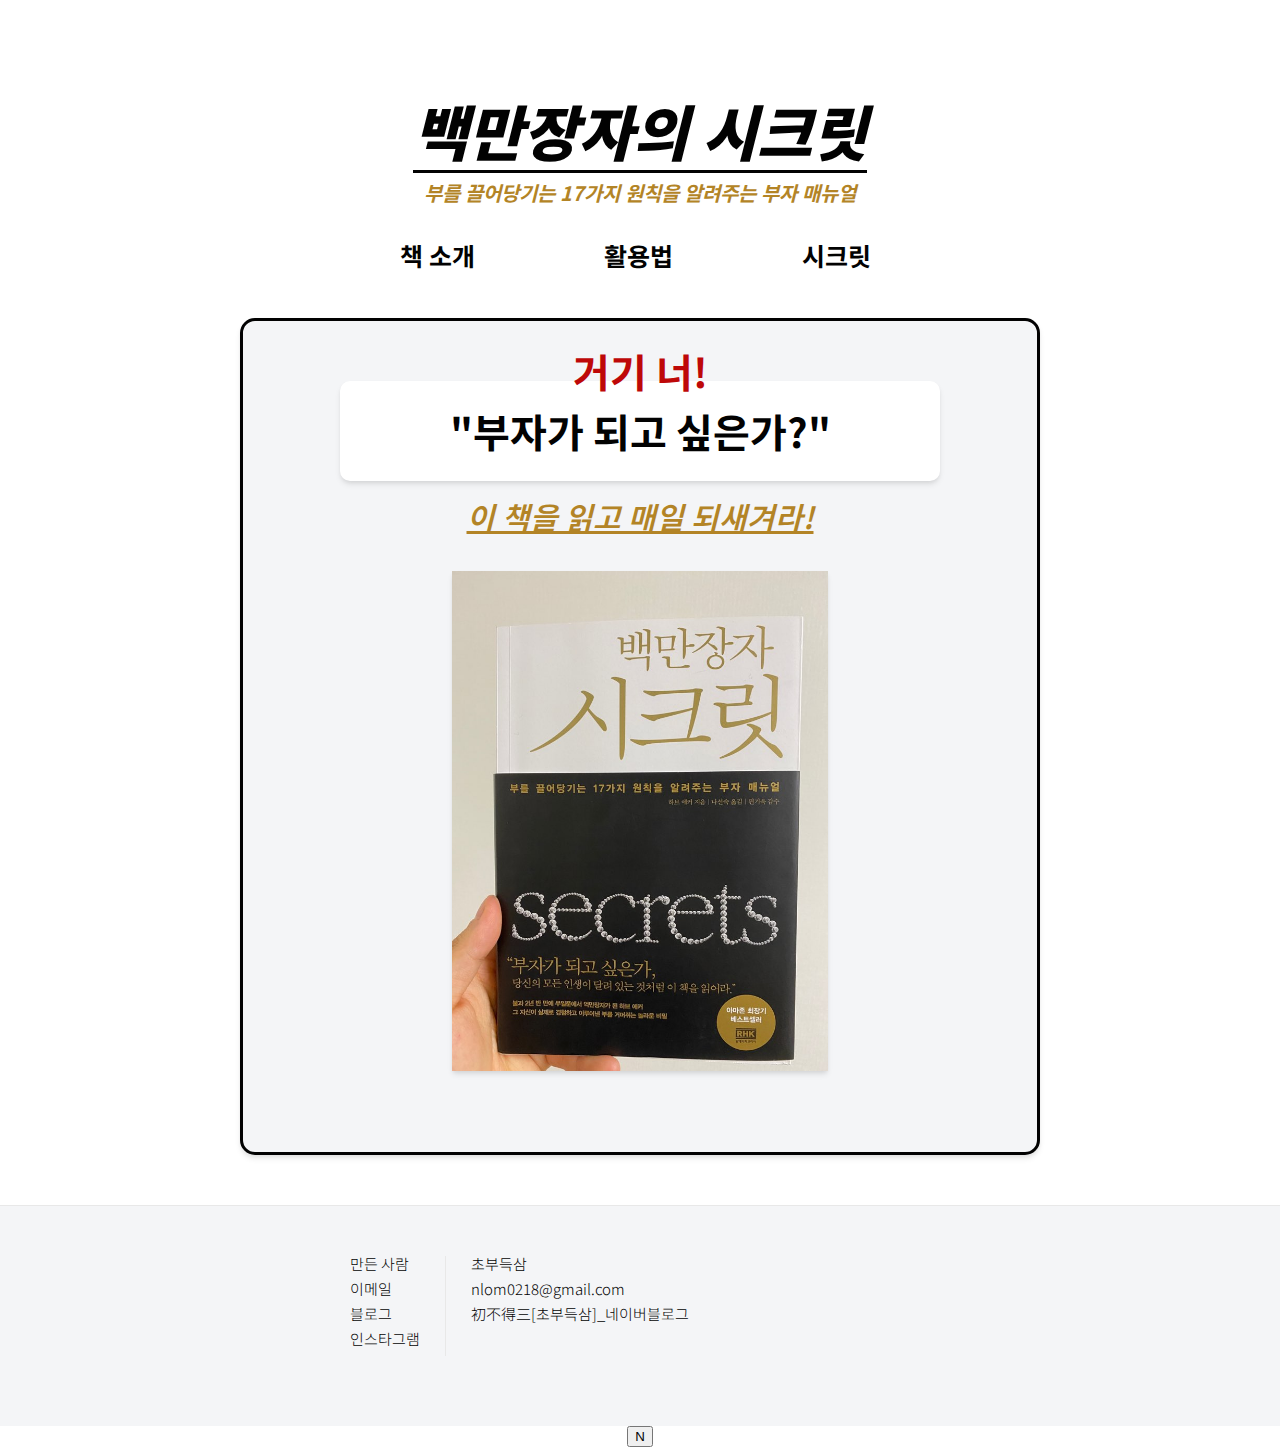
<file: index.html>
<!DOCTYPE html>
<html lang="en">
  <head>
    <meta charset="UTF-8" />
    <meta name="viewport" content="width=device-width, initial-scale=1.0" />
    <title>백만장자의 시크릿</title>
    <link rel="stylesheet" href="css/styles.css" />
    <link
      rel="stylesheet"
      href="https://use.fontawesome.com/releases/v5.14.0/css/all.css"
      integrity="sha384-HzLeBuhoNPvSl5KYnjx0BT+WB0QEEqLprO+NBkkk5gbc67FTaL7XIGa2w1L0Xbgc"
      crossorigin="anonymous"
    />
  </head>
  <body id="body">
    <header class="main">
      <a href="index.html"><h1 class="main_title">백만장자의 시크릿</h1> </a>
      <h2 class="main_sub-title">
        부를 끌어당기는 17가지 원칙을 알려주는 부자 매뉴얼
      </h2>
    </header>
    <nav class="nav-bar">
      <ul class="list">
        <a href="intro.html">
          <li class="item">책 소개</li>
        </a>
        <a href="uses.html">
          <li class="item">활용법</li>
        </a>
        <a href="rule.html"> <li class="item">시크릿</li> </a>
      </ul>
    </nav>
    <div class="index content-frame">
      <div class="index_head">
        <div class="index_head_title">
          <div class="index_head_title_you">거기 너!</div>
          <div class="index_head_title_icon">
            <i class="fas fa-dollar-sign"></i>
          </div>
          <div class="index_head_title_name">"부자가 되고 싶은가?"</div>
          <div class="index_head_title_icon">
            <i class="fas fa-dollar-sign"></i>
          </div>
        </div>
        <div class="index_head_sub">이 책을 읽고 매일 되새겨라!</div>
        <div class="index_head_icon">
          <i class="fas fa-hand-point-down"></i>
        </div>
        <div class="index_head_img">
          <img src="images/bookcover.jpg" class="bookcover" />
        </div>
      </div>
    </div>
    <footer id="footer">
      <div class="footer-box">
        <div class="footer-left">
          <div class="footer_title">
            <div class="footer_title_list">만든 사람</div>
            <div class="footer_title_list">이메일</div>
            <div class="footer_title_list">블로그</div>
            <div class="footer_title_list">인스타그램</div>
          </div>
          <div class="footer_content">
            <div class="footer_content_list">초부득삼</div>
            <div class="footer_content_list">nlom0218@gmail.com</div>

            <div class="footer_content_list">
              <a href="https://blog.naver.com/nlom0218" target="blank"
                >初不得三[초부득삼]_네이버블로그</a
              >
            </div>
            <div class="footer_content_list">
              <a href="https://www.instagram.com/hhhong_dong/" target="blank"
                ><i class="fab fa-instagram"></i
              ></a>
            </div>
          </div>
        </div>
        <div class="footer_right">
          <i class="fab fa-instagram"></i>
          <i class="fas fa-chalkboard-teacher"></i>
        </div>
      </div>
    </footer>
    <div class="button">
      <input
        type="button"
        value="N"
        onclick="nightDayHandler(this)"
        class="change-button"
      />
      <a href="#body"
        ><div class="up-button"><i class="fas fa-angle-up"></i></div
      ></a>
      <a href="#footer"
        ><div class="down-button">
          <i class="fas fa-angle-down"></i></div
      ></a>
    </div>
    <script src="change-button.js"></script>
  </body>
</html>
</file>
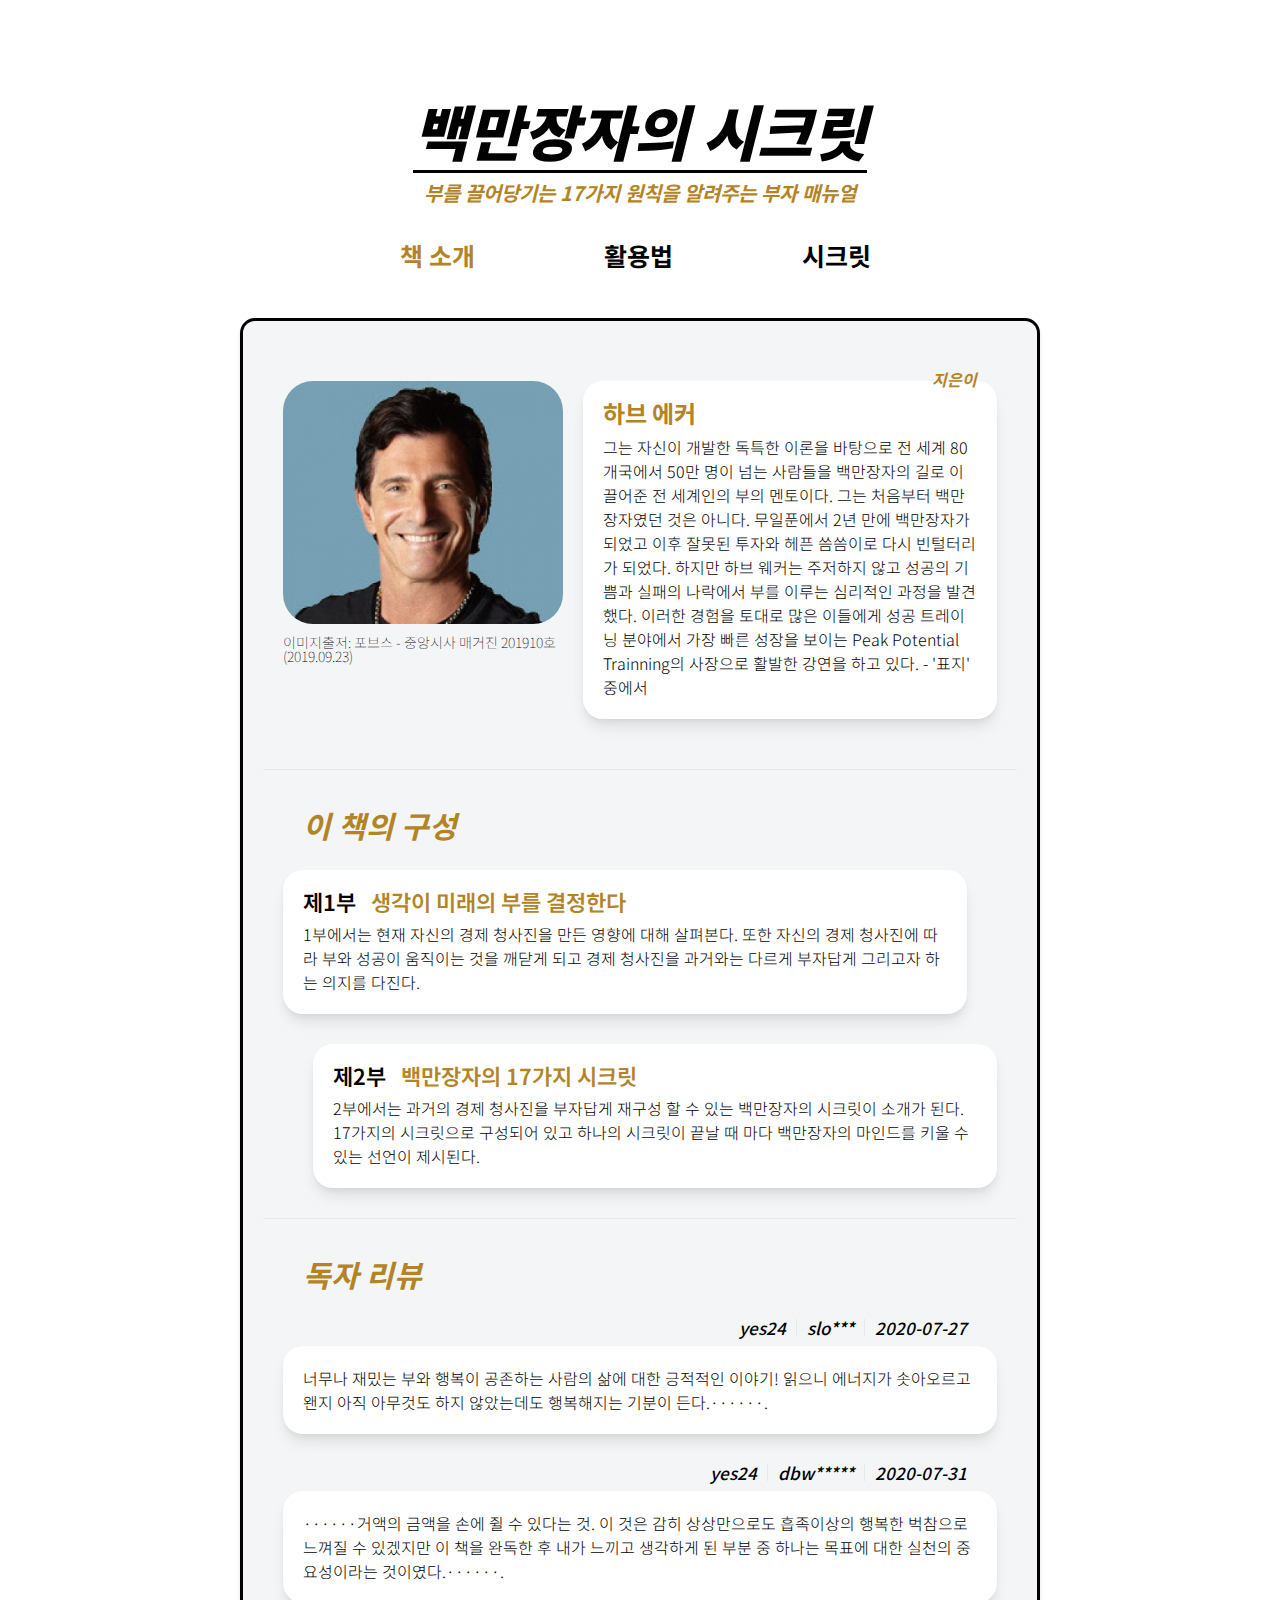
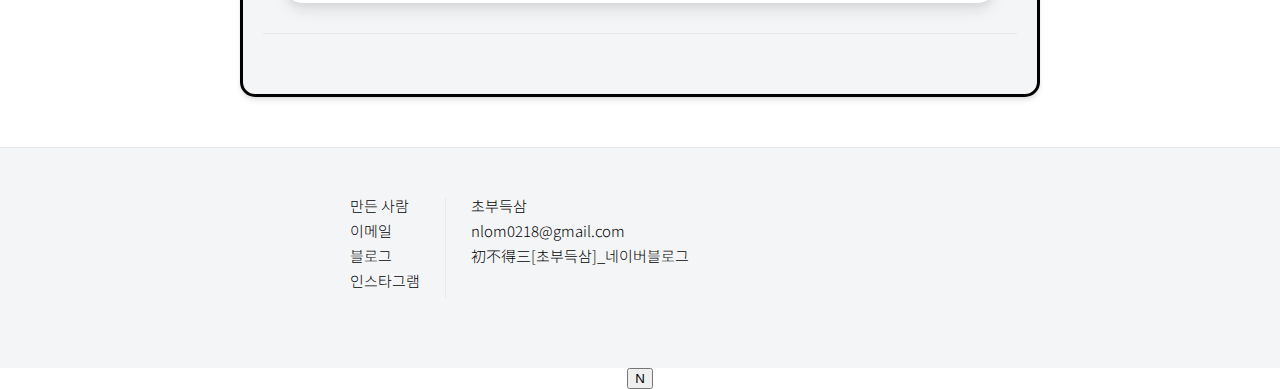
<file: intro.html>
<!DOCTYPE html>
<html lang="en">
  <head>
    <meta charset="UTF-8" />

    <meta name="viewport" content="width=device-width, initial-scale=1.0" />
    <title>백만장자의 시크릿</title>
    <link rel="stylesheet" href="css/styles.css" />
    <link
      rel="stylesheet"
      href="https://use.fontawesome.com/releases/v5.14.0/css/all.css"
      integrity="sha384-HzLeBuhoNPvSl5KYnjx0BT+WB0QEEqLprO+NBkkk5gbc67FTaL7XIGa2w1L0Xbgc"
      crossorigin="anonymous"
    />
    <!-- Global site tag (gtag.js) - Google Analytics -->
    <script
      async
      src="https://www.googletagmanager.com/gtag/js?id=UA-174958775-1"
    ></script>
    <script>
      window.dataLayer = window.dataLayer || [];
      function gtag() {
        dataLayer.push(arguments);
      }
      gtag("js", new Date());

      gtag("config", "UA-174958775-1");
    </script>
  </head>
  <body id="body">
    <header class="main">
      <a href="index.html"><h1 class="main_title">백만장자의 시크릿</h1></a>
      <h2 class="main_sub-title">
        부를 끌어당기는 17가지 원칙을 알려주는 부자 매뉴얼
      </h2>
    </header>
    <nav class="nav-bar1">
      <ul class="list">
        <a href="intro.html"><li class="item">책 소개</li> </a>
        <a href="uses.html"><li class="item">활용법</li> </a>
        <a href="rule.html"><li class="item">시크릿</li> </a>
      </ul>
    </nav>
    <div class="intro content-frame">
      <div class="intro_author">
        <div class="intro_author_img">
          <img src="images/harveker.jpg" class="author_avator" />
          <div class="intor_author_img_souce">
            <a
              href="https://jmagazine.joins.com/forbes/view/327672"
              target="blank"
              >이미지출저: 포브스 - 중앙시사 매거진 201910호(2019.09.23)</a
            >
          </div>
        </div>
        <div class="intro_author_content back">
          <h2>지은이</h2>
          <h3 class="author_name">하브 에커</h3>
          <span
            >그는 자신이 개발한 독특한 이론을 바탕으로 전 세계 80개국에서 50만
            명이 넘는 사람들을 백만장자의 길로 이끌어준 전 세계인의 부의
            멘토이다. 그는 처음부터 백만장자였던 것은 아니다. 무일푼에서 2년
            만에 백만장자가 되었고 이후 잘못된 투자와 헤픈 씀씀이로 다시
            빈털터리가 되었다. 하지만 하브 웨커는 주저하지 않고 성공의 기쁨과
            실패의 나락에서 부를 이루는 심리적인 과정을 발견했다. 이러한 경험을
            토대로 많은 이들에게 성공 트레이닝 분야에서 가장 빠른 성장을 보이는
            Peak Potential Trainning의 사장으로 활발한 강연을 하고 있다. -
            '표지' 중에서</span
          >
        </div>
      </div>
      <div class="intro_about-book about-book">
        <div class="about-book_title">이 책의 구성</div>
        <div class="about-book_partone partone">
          <div class="partone_content back">
            <div class="partone_content_up">
              <div class="partone_content_up_1">제1부</div>
              <div class="partone_content_up_2">
                생각이 미래의 부를 결정한다
              </div>
            </div>
            <div class="partone_content_down">
              1부에서는 현재 자신의 경제 청사진을 만든 영향에 대해 살펴본다.
              또한 자신의 경제 청사진에 따라 부와 성공이 움직이는 것을 깨닫게
              되고 경제 청사진을 과거와는 다르게 부자답게 그리고자 하는 의지를
              다진다.
            </div>
          </div>
          <div class="partone_content_icon">
            <i class="fas fa-chalkboard-teacher"></i>
          </div>
        </div>
        <div class="about-book_parttwo back">
          <div class="parttwo_content_icon">
            <i class="fas fa-child"></i>
          </div>
          <div class="parttwo_content">
            <div class="parttwo_content_up">
              <div class="parttwo_content_up_1">제2부</div>
              <div class="parttwo_content_up_2">
                백만장자의 17가지 시크릿
              </div>
            </div>
            <div class="parttwo_content_down">
              2부에서는 과거의 경제 청사진을 부자답게 재구성 할 수 있는
              백만장자의 시크릿이 소개가 된다. 17가지의 시크릿으로 구성되어 있고
              하나의 시크릿이 끝날 때 마다 백만장자의 마인드를 키울 수 있는
              선언이 제시된다.
            </div>
          </div>
        </div>
      </div>
      <div class="intro_review">
        <div class="about-review_title">독자 리뷰</div>
        <div class="intro_review_column">
          <div class="intro_review_info">
            <div class="intro_review_info_web">yes24</div>
            <div class="intro_review_info_reader">slo***</div>
            <div class="intro_review_info_date">2020-07-27</div>
          </div>
          <div class="intro_review_content review1">
            너무나 재밌는 부와 행복이 공존하는 사람의 삶에 대한 긍적적인 이야기!
            읽으니 에너지가 솟아오르고 왠지 아직 아무것도 하지 않았는데도
            행복해지는 기분이 든다.······.
          </div>
        </div>
        <div class="intro_review_column">
          <div class="intro_review_info">
            <div class="intro_review_info_web">yes24</div>
            <div class="intro_review_info_reader">dbw*****</div>
            <div class="intro_review_info_date">2020-07-31</div>
          </div>
          <div class="intro_review_content review2">
            ······거액의 금액을 손에 쥘 수 있다는 것. 이 것은 감히 상상만으로도
            흡족이상의 행복한 벅참으로 느껴질 수 있겠지만 이 책을 완독한 후 내가
            느끼고 생각하게 된 부분 중 하나는 목표에 대한 실천의 중요성이라는
            것이였다.······.
          </div>
        </div>
      </div>
    </div>
    <footer id="footer">
      <div class="footer-box">
        <div class="footer-left">
          <div class="footer_title">
            <div class="footer_title_list">만든 사람</div>
            <div class="footer_title_list">이메일</div>
            <div class="footer_title_list">블로그</div>
            <div class="footer_title_list">인스타그램</div>
          </div>
          <div class="footer_content">
            <div class="footer_content_list">초부득삼</div>
            <div class="footer_content_list">nlom0218@gmail.com</div>

            <div class="footer_content_list">
              <a href="https://blog.naver.com/nlom0218" target="blank"
                >初不得三[초부득삼]_네이버블로그</a
              >
            </div>
            <div class="footer_content_list">
              <a href="https://www.instagram.com/hhhong_dong/" target="blank"
                ><i class="fab fa-instagram"></i
              ></a>
            </div>
          </div>
        </div>
        <div class="footer_right">
          <i class="fab fa-sketch"></i>
          <i class="fab fa-expeditedssl"></i>
        </div>
      </div>
    </footer>
    <div class="button">
      <input
        type="button"
        value="N"
        onclick="introNightDayHandler(this)"
        class="change-button"
      />
      <a href="#body"
        ><div class="up-button"><i class="fas fa-angle-up"></i></div
      ></a>
      <a href="#footer"
        ><div class="down-button">
          <i class="fas fa-angle-down"></i></div
      ></a>
    </div>
    <script src="change-button.js"></script>
  </body>
</html>
</file>
<file: css/styles.css>
@import url("https://fonts.googleapis.com/css2?family=Noto+Sans+KR:wght@100;300;400;500;700;900&display=swap");
@import "reset.css";
@import "header.css";
@import "nav-bar.css";
@import "index-content.css";
@import "footer.css";
/*@import "mobile.css";*/
@import "intro.css";
* {
  box-sizing: border-box;
}
body {
  background-color: white;
  width: 100%;
  color: #020202;
  font-family: "Noto Sans KR", sans-serif;
  display: flex;
  flex-direction: column;
  align-items: center;
  justify-content: center;
}

a {
  color: inherit;
  text-decoration: none;
}
</file>
